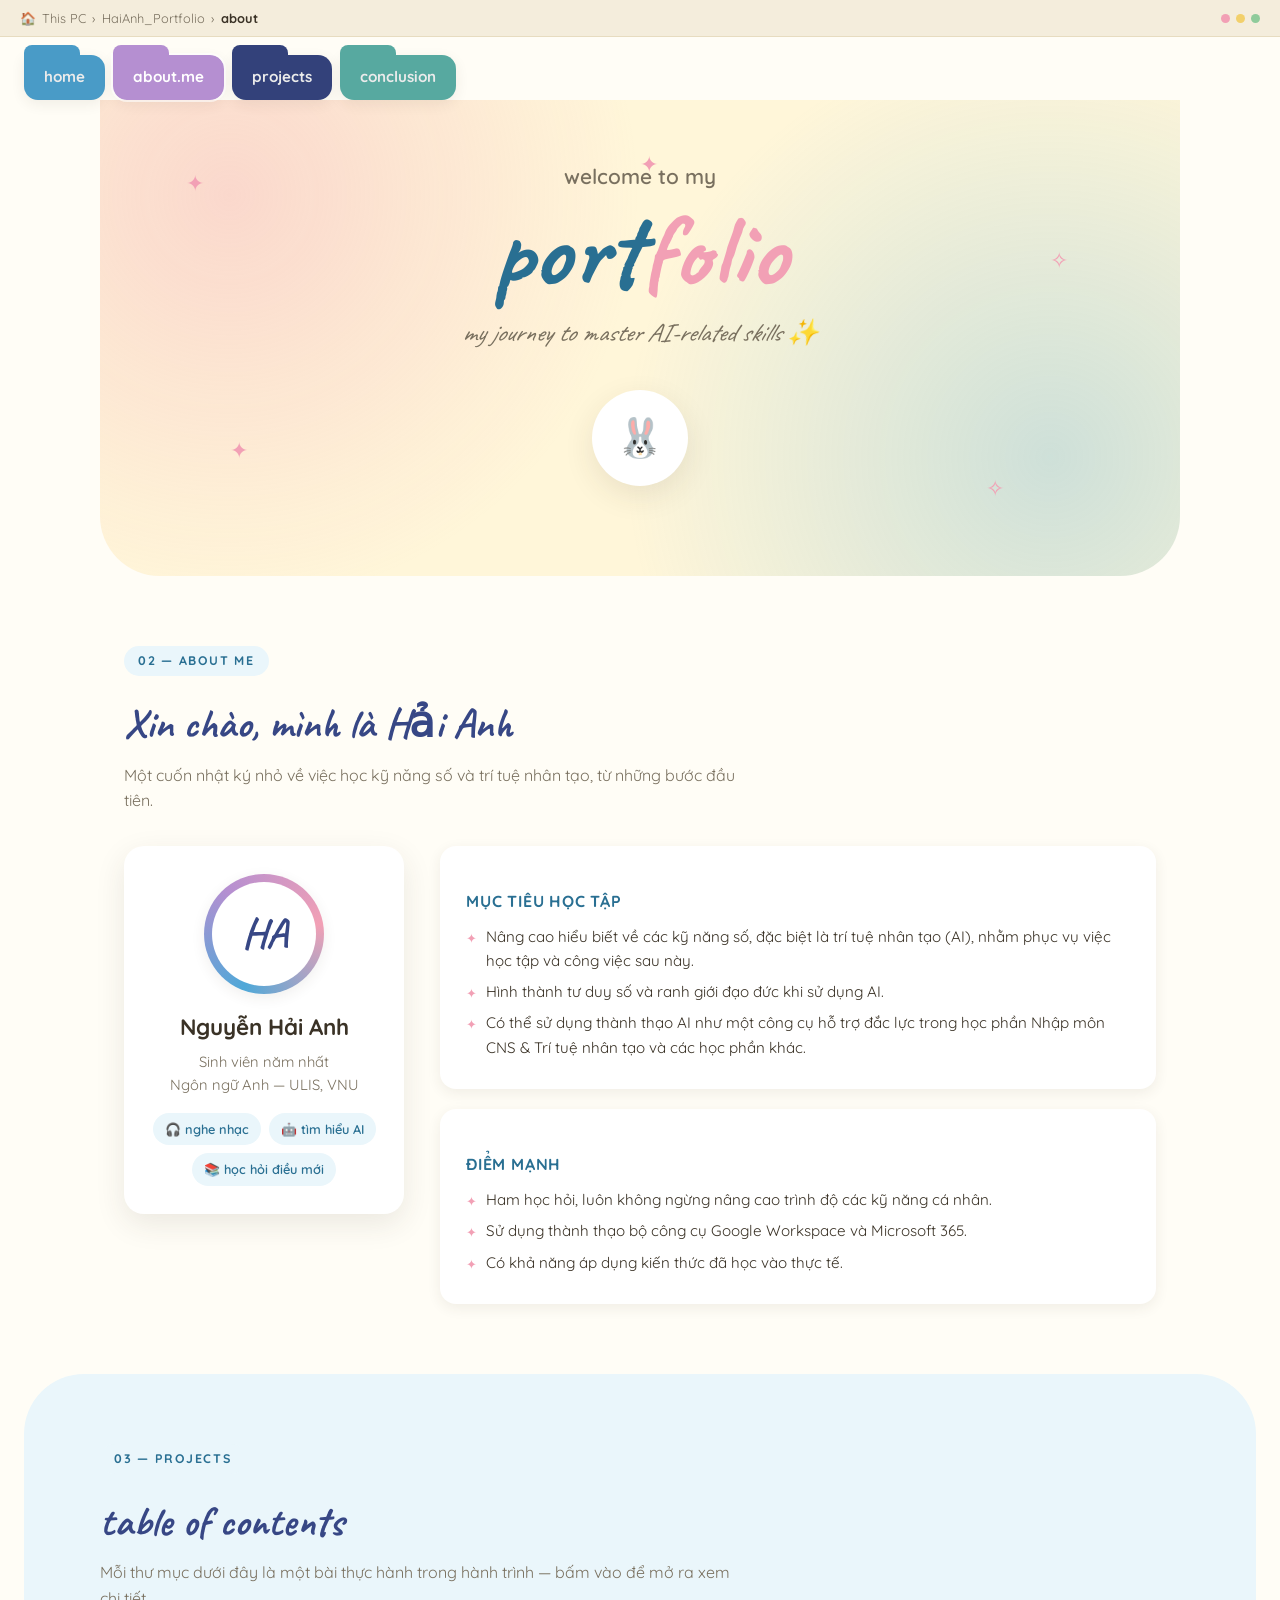
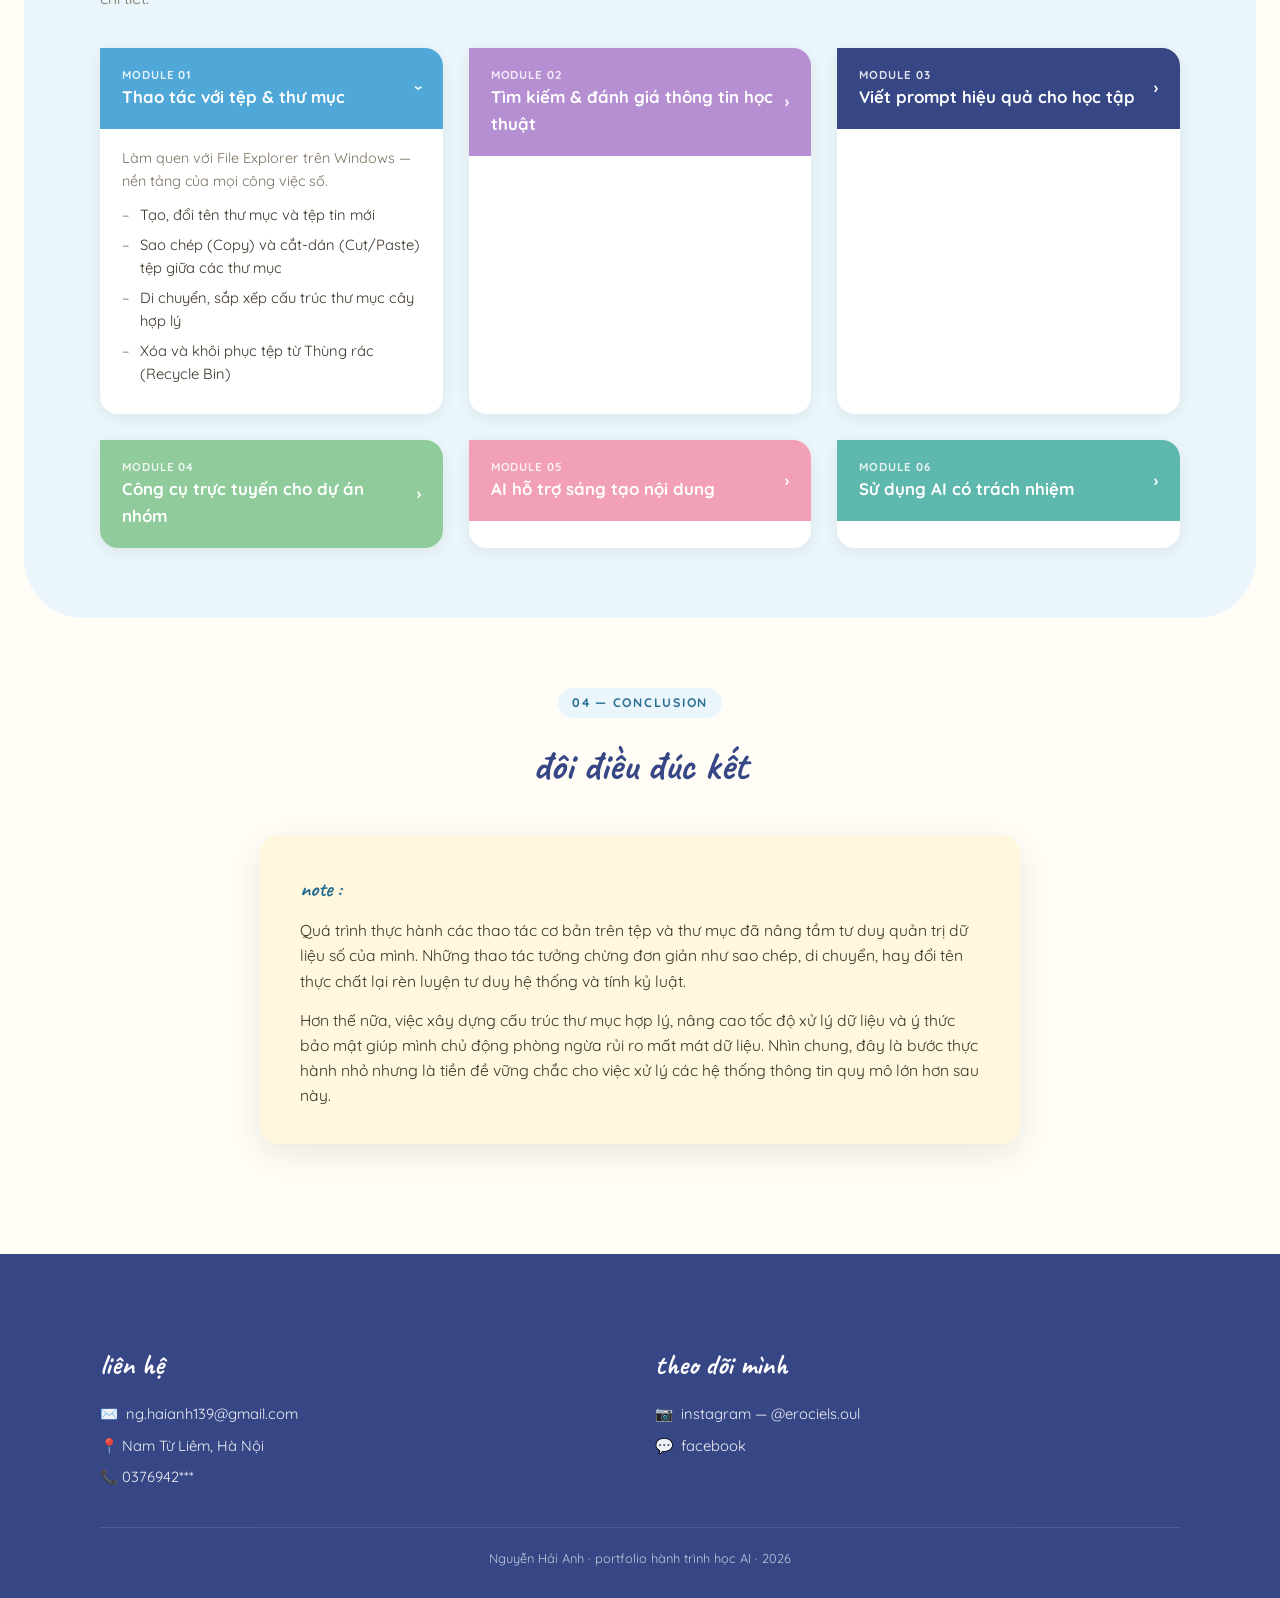
<file: fn1.html>
<!DOCTYPE html>
<html lang="vi">
<head>
<meta charset="UTF-8">
<meta name="viewport" content="width=device-width, initial-scale=1.0">
<title>Hải Anh — Portfolio</title>
<meta name="description" content="Portfolio hành trình học kỹ năng số và AI của Nguyễn Hải Anh">
<link rel="preconnect" href="https://fonts.googleapis.com">
<link rel="preconnect" href="https://fonts.gstatic.com" crossorigin>
<link href="https://fonts.googleapis.com/css2?family=Caveat:wght@500;600;700&family=Quicksand:wght@400;500;600;700&display=swap" rel="stylesheet">
<style>
  :root{
    --bg-cream:#FFF6D9;
    --bg-soft:#FFFDF6;
    --bg-blue:#EAF6FB;
    --ink:#3A3226;
    --ink-soft:#79705f;
    --blue:#4FA8D8;
    --blue-dark:#296f92;
    --pink:#F2A0B5;
    --purple:#B58FD1;
    --green:#8FCB9B;
    --navy:#374785;
    --teal:#5FB8AE;
    --card:#FFFFFF;
    --shadow: 0 10px 30px rgba(58,50,38,0.10);
    --shadow-sm: 0 4px 14px rgba(58,50,38,0.08);
    --radius: 20px;
  }

  *{box-sizing:border-box;}
  html{scroll-behavior:smooth;}
  body{
    margin:0;
    font-family:'Quicksand', sans-serif;
    color:var(--ink);
    background:var(--bg-soft);
    line-height:1.6;
  }
  h1,h2,h3{margin:0;}
  p{margin:0;}
  ul{margin:0;padding:0;list-style:none;}
  a{color:inherit;text-decoration:none;}
  img{max-width:100%;display:block;}

  /* breadcrumb bar */
  .breadcrumb{
    position:sticky; top:0; z-index:50;
    background:#F4EDDC;
    border-bottom:1px solid #E7DCC0;
    padding:8px 20px;
    display:flex; align-items:center; justify-content:space-between;
    font-size:0.8rem; color:var(--ink-soft);
  }
  .breadcrumb .path{display:flex; align-items:center; gap:6px; white-space:nowrap; overflow:hidden;}
  .breadcrumb .path b{color:var(--ink); font-weight:700;}
  .breadcrumb .dots{display:flex; gap:6px;}
  .breadcrumb .dots span{width:9px;height:9px;border-radius:50%;display:inline-block;}
  .breadcrumb .dots span:nth-child(1){background:var(--pink);}
  .breadcrumb .dots span:nth-child(2){background:#F2D06B;}
  .breadcrumb .dots span:nth-child(3){background:var(--green);}

  /* folder-tab nav */
  nav.tabs{
    position:sticky; top:33px; z-index:49;
    display:flex; gap:8px; flex-wrap:wrap;
    padding:18px 24px 0 24px;
    background:var(--bg-soft);
  }
  nav.tabs a{
    position:relative;
    display:inline-block;
    padding:10px 20px;
    font-weight:700;
    font-size:0.95rem;
    color:#fff;
    border-radius:0 14px 14px 14px;
    box-shadow:var(--shadow-sm);
    transition:transform .15s ease, box-shadow .15s ease;
  }
  nav.tabs a::before{
    content:"";
    position:absolute; top:-10px; left:0;
    width:56px; height:10px;
    background:inherit;
    border-radius:8px 8px 0 0;
  }
  nav.tabs a:hover, nav.tabs a:focus-visible{ transform:translateY(-2px); }
  nav.tabs a[data-c="home"]{background:var(--blue);}
  nav.tabs a[data-c="about"]{background:var(--purple);}
  nav.tabs a[data-c="projects"]{background:var(--navy);}
  nav.tabs a[data-c="conclusion"]{background:var(--teal);}

  section{padding:70px 24px; max-width:1080px; margin:0 auto;}

  .eyebrow{
    display:inline-block;
    font-size:0.78rem; letter-spacing:.14em; text-transform:uppercase;
    font-weight:700; color:var(--blue-dark);
    background:var(--bg-blue);
    padding:5px 14px; border-radius:999px;
    margin-bottom:14px;
  }

  /* HERO */
  #home{
    background:
      radial-gradient(circle at 12% 20%, rgba(242,160,181,.35), transparent 40%),
      radial-gradient(circle at 88% 75%, rgba(79,168,216,.28), transparent 42%),
      var(--bg-cream);
    padding-top:60px; padding-bottom:90px;
    position:relative; overflow:hidden;
    border-bottom-left-radius:60px; border-bottom-right-radius:60px;
  }
  .hero-inner{position:relative; text-align:center; z-index:2;}
  .hero-sub1{font-size:1.3rem; color:var(--ink-soft); font-weight:600;}
  .hero-title{
    font-family:'Caveat', cursive;
    font-size:clamp(3.2rem, 11vw, 6.5rem);
    color:var(--blue-dark);
    line-height:1;
    margin:6px 0 10px 0;
  }
  .hero-title span{color:var(--pink);}
  .hero-tag{
    font-family:'Caveat', cursive;
    font-size:1.6rem;
    color:var(--ink-soft);
    font-style:italic;
  }
  .star{
    position:absolute;
    color:var(--pink);
    font-size:1.4rem;
    animation:float 5s ease-in-out infinite;
  }
  @keyframes float{
    0%,100%{transform:translateY(0) rotate(0deg);}
    50%{transform:translateY(-10px) rotate(12deg);}
  }
  @media (prefers-reduced-motion: reduce){ .star{animation:none;} }

  .mascot{
    width:96px; height:96px; margin:36px auto 0 auto;
    border-radius:50%;
    background:#fff;
    box-shadow:var(--shadow);
    display:flex; align-items:center; justify-content:center;
    font-size:2.4rem;
  }

  /* ABOUT */
  #about{background:var(--bg-soft);}
  .about-grid{
    display:grid; grid-template-columns:280px 1fr; gap:36px;
    align-items:start;
  }
  @media (max-width:720px){ .about-grid{grid-template-columns:1fr;} }

  .about-card{
    background:var(--card); border-radius:var(--radius); box-shadow:var(--shadow);
    padding:28px; text-align:center;
  }
  .avatar{
    width:120px; height:120px; border-radius:50%; margin:0 auto 16px auto;
    background:conic-gradient(from 200deg, var(--blue), var(--purple), var(--pink), var(--blue));
    display:flex; align-items:center; justify-content:center;
    box-shadow:var(--shadow-sm);
  }
  .avatar span{
    width:104px; height:104px; border-radius:50%; background:#fff;
    display:flex; align-items:center; justify-content:center;
    font-family:'Caveat', cursive; font-size:2.6rem; color:var(--navy); font-weight:700;
  }
  .about-card h3{font-size:1.4rem;}
  .about-card .role{color:var(--ink-soft); font-size:0.92rem; margin-top:4px;}
  .chip-row{display:flex; flex-wrap:wrap; gap:8px; justify-content:center; margin-top:16px;}
  .chip{
    background:var(--bg-blue); color:var(--blue-dark); font-weight:600;
    font-size:0.8rem; padding:6px 12px; border-radius:999px;
  }

  .info-blocks{display:grid; gap:20px;}
  .info-card{
    background:var(--card); border-radius:16px; box-shadow:var(--shadow-sm);
    padding:22px 26px;
  }
  .info-card h4{
    font-size:1rem; text-transform:uppercase; letter-spacing:.05em;
    color:var(--blue-dark); margin-bottom:10px; font-weight:700;
  }
  .info-card ul li{
    position:relative; padding-left:20px; margin:7px 0; color:var(--ink); font-size:0.95rem;
  }
  .info-card ul li::before{
    content:"✦"; position:absolute; left:0; color:var(--pink); font-size:0.8rem; top:3px;
  }

  /* PROJECTS */
  #projects{background:var(--bg-blue); border-radius:60px; margin:0 24px; max-width:none; width:auto;}
  #projects .inner{max-width:1080px; margin:0 auto;}
  .folder-grid{display:grid; grid-template-columns:repeat(auto-fit,minmax(280px,1fr)); gap:26px; margin-top:36px;}

  details.folder-card{
    background:var(--card);
    border-radius:0 18px 18px 18px;
    box-shadow:var(--shadow-sm);
    overflow:hidden;
  }
  details.folder-card summary{
    list-style:none; cursor:pointer;
    padding:18px 22px;
    color:#fff; font-weight:700;
    position:relative;
    display:flex; align-items:center; justify-content:space-between; gap:10px;
  }
  details.folder-card summary::-webkit-details-marker{display:none;}
  details.folder-card summary::before{
    content:""; position:absolute; top:-12px; left:0;
    width:64px; height:12px; background:inherit; border-radius:8px 8px 0 0;
  }
  details.folder-card summary .tag{
    font-size:0.72rem; text-transform:uppercase; letter-spacing:.08em; opacity:.85; display:block; font-weight:700;
  }
  details.folder-card summary .name{font-size:1.05rem; font-weight:700;}
  details.folder-card summary .chevron{transition:transform .2s ease; font-size:1rem;}
  details[open] summary .chevron{transform:rotate(90deg);}

  details.folder-card .content{padding:18px 22px 22px 22px;}
  details.folder-card .content p{color:var(--ink-soft); font-size:0.9rem; margin-bottom:10px;}
  details.folder-card .content ul li{
    position:relative; padding-left:18px; margin:6px 0; font-size:0.92rem;
  }
  details.folder-card .content ul li::before{
    content:"–"; position:absolute; left:0; color:var(--ink-soft);
  }

  .c1 summary{background:var(--blue);}
  .c2 summary{background:var(--purple);}
  .c3 summary{background:var(--navy);}
  .c4 summary{background:var(--green);}
  .c5 summary{background:var(--pink);}
  .c6 summary{background:var(--teal);}

  /* CONCLUSION */
  #conclusion{background:var(--bg-soft);}
  .note{
    background:#FFF7DE;
    border-radius:18px;
    box-shadow:var(--shadow);
    padding:36px 40px;
    position:relative;
    max-width:760px;
    margin:36px auto 0 auto;
  }
  .note::before{
    content:"note :"; font-family:'Caveat', cursive; font-size:1.4rem; font-weight:700;
    color:var(--blue-dark); display:block; margin-bottom:12px;
  }
  .note p{font-size:0.98rem; color:var(--ink);}
  .note p + p{margin-top:14px;}

  /* FOOTER */
  footer{
    background:var(--navy); color:#fff; padding:50px 24px 30px 24px; margin-top:40px;
  }
  .footer-inner{max-width:1080px; margin:0 auto; display:grid; grid-template-columns:1fr 1fr; gap:30px;}
  @media (max-width:640px){ .footer-inner{grid-template-columns:1fr;} }
  footer h4{font-family:'Caveat', cursive; font-size:1.8rem; margin-bottom:14px;}
  footer ul li{margin:8px 0; font-size:0.92rem; opacity:.92; display:flex; gap:8px; align-items:center;}
  footer a:hover{text-decoration:underline;}
  .foot-bottom{
    max-width:1080px; margin:30px auto 0 auto; padding-top:20px;
    border-top:1px solid rgba(255,255,255,.15);
    font-size:0.8rem; opacity:.7; text-align:center;
  }

  .section-head{max-width:640px;}
  .section-head h2{font-family:'Caveat', cursive; font-size:2.6rem; color:var(--navy); margin-bottom:6px;}
  .section-head p{color:var(--ink-soft); font-size:1rem;}
</style>
</head>
<body>

<div class="breadcrumb">
  <div class="path">🏠 <span>This PC</span> › <span>HaiAnh_Portfolio</span> › <b id="crumb-current">home</b></div>
  <div class="dots"><span></span><span></span><span></span></div>
</div>

<nav class="tabs">
  <a href="#home" data-c="home">home</a>
  <a href="#about" data-c="about">about.me</a>
  <a href="#projects" data-c="projects">projects</a>
  <a href="#conclusion" data-c="conclusion">conclusion</a>
</nav>

<section id="home">
  <span class="star" style="top:14%; left:8%;">✦</span>
  <span class="star" style="top:30%; left:88%; animation-delay:1s;">✧</span>
  <span class="star" style="top:70%; left:12%; animation-delay:2s;">✦</span>
  <span class="star" style="top:78%; left:82%; animation-delay:1.4s;">✧</span>
  <span class="star" style="top:10%; left:50%; animation-delay:.6s;">✦</span>

  <div class="hero-inner">
    <p class="hero-sub1">welcome to my</p>
    <h1 class="hero-title">port<span>folio</span></h1>
    <p class="hero-tag">my journey to master AI-related skills ✨</p>
    <div class="mascot" aria-hidden="true">🐰</div>
  </div>
</section>

<section id="about">
  <div class="section-head">
    <span class="eyebrow">02 — about me</span>
    <h2>Xin chào, mình là Hải Anh</h2>
    <p>Một cuốn nhật ký nhỏ về việc học kỹ năng số và trí tuệ nhân tạo, từ những bước đầu tiên.</p>
  </div>

  <div class="about-grid" style="margin-top:32px;">
    <div class="about-card">
      <div class="avatar"><span>HA</span></div>
      <h3>Nguyễn Hải Anh</h3>
      <p class="role">Sinh viên năm nhất<br>Ngôn ngữ Anh — ULIS, VNU</p>
      <div class="chip-row">
        <span class="chip">🎧 nghe nhạc</span>
        <span class="chip">🤖 tìm hiểu AI</span>
        <span class="chip">📚 học hỏi điều mới</span>
      </div>
    </div>

    <div class="info-blocks">
      <div class="info-card">
        <h4>Mục tiêu học tập</h4>
        <ul>
          <li>Nâng cao hiểu biết về các kỹ năng số, đặc biệt là trí tuệ nhân tạo (AI), nhằm phục vụ việc học tập và công việc sau này.</li>
          <li>Hình thành tư duy số và ranh giới đạo đức khi sử dụng AI.</li>
          <li>Có thể sử dụng thành thạo AI như một công cụ hỗ trợ đắc lực trong học phần Nhập môn CNS &amp; Trí tuệ nhân tạo và các học phần khác.</li>
        </ul>
      </div>
      <div class="info-card">
        <h4>Điểm mạnh</h4>
        <ul>
          <li>Ham học hỏi, luôn không ngừng nâng cao trình độ các kỹ năng cá nhân.</li>
          <li>Sử dụng thành thạo bộ công cụ Google Workspace và Microsoft 365.</li>
          <li>Có khả năng áp dụng kiến thức đã học vào thực tế.</li>
        </ul>
      </div>
    </div>
  </div>
</section>

<section id="projects">
  <div class="inner">
    <div class="section-head">
      <span class="eyebrow">03 — projects</span>
      <h2>table of contents</h2>
      <p>Mỗi thư mục dưới đây là một bài thực hành trong hành trình — bấm vào để mở ra xem chi tiết.</p>
    </div>

    <div class="folder-grid">

      <details class="folder-card c1" open>
        <summary>
          <span><span class="tag">module 01</span><span class="name">Thao tác với tệp &amp; thư mục</span></span>
          <span class="chevron">›</span>
        </summary>
        <div class="content">
          <p>Làm quen với File Explorer trên Windows — nền tảng của mọi công việc số.</p>
          <ul>
            <li>Tạo, đổi tên thư mục và tệp tin mới</li>
            <li>Sao chép (Copy) và cắt-dán (Cut/Paste) tệp giữa các thư mục</li>
            <li>Di chuyển, sắp xếp cấu trúc thư mục cây hợp lý</li>
            <li>Xóa và khôi phục tệp từ Thùng rác (Recycle Bin)</li>
          </ul>
        </div>
      </details>

      <details class="folder-card c2">
        <summary>
          <span><span class="tag">module 02</span><span class="name">Tìm kiếm &amp; đánh giá thông tin học thuật</span></span>
          <span class="chevron">›</span>
        </summary>
        <div class="content">
          <p>Rèn kỹ năng tra cứu và chọn lọc nguồn tin đáng tin cậy phục vụ học tập.</p>
          <ul>
            <li>Xác định từ khóa tìm kiếm hiệu quả</li>
            <li>Đánh giá độ tin cậy và tính cập nhật của nguồn</li>
            <li>Tổng hợp thông tin thành nội dung của riêng mình</li>
          </ul>
        </div>
      </details>

      <details class="folder-card c3">
        <summary>
          <span><span class="tag">module 03</span><span class="name">Viết prompt hiệu quả cho học tập</span></span>
          <span class="chevron">›</span>
        </summary>
        <div class="content">
          <p>So sánh và sử dụng các công cụ AI hỗ trợ viết và học tập.</p>
          <ul>
            <li>Thực hành đặt prompt rõ ràng, có ngữ cảnh cho ChatGPT, Gemini</li>
            <li>So sánh Grammarly, Quillbot, Writefull, ChatGPT trên cùng một bài viết</li>
            <li>Kết hợp Trello và Notion để tổ chức tác vụ học tập</li>
          </ul>
        </div>
      </details>

      <details class="folder-card c4">
        <summary>
          <span><span class="tag">module 04</span><span class="name">Công cụ trực tuyến cho dự án nhóm</span></span>
          <span class="chevron">›</span>
        </summary>
        <div class="content">
          <p>Vận hành một dự án nhóm thực tế — video CNS 21/6 — bằng bộ công cụ cộng tác.</p>
          <ul>
            <li><b>Google Docs</b> — soạn thảo và góp ý nội dung cùng lúc</li>
            <li><b>Google Drive</b> — lưu trữ, phân loại và chia sẻ tài liệu nhóm</li>
            <li><b>Zalo</b> — trao đổi tiến độ, phân công nhiệm vụ hằng ngày</li>
            <li><b>Trello</b> — theo dõi trạng thái công việc: cần làm / đang làm / hoàn thành</li>
          </ul>
        </div>
      </details>

      <details class="folder-card c5">
        <summary>
          <span><span class="tag">module 05</span><span class="name">AI hỗ trợ sáng tạo nội dung</span></span>
          <span class="chevron">›</span>
        </summary>
        <div class="content">
          <p>Biến ý tưởng thành hình ảnh và slide trình bày bằng AI tạo sinh.</p>
          <ul>
            <li>Viết prompt cho ChatGPT / DALL·E để tạo infographic minh họa</li>
            <li>Dùng Canva AI dựng thiết kế sản phẩm từ dàn ý nội dung</li>
            <li>Tinh chỉnh phong cách, bố cục để phù hợp mục đích trình bày</li>
          </ul>
        </div>
      </details>

      <details class="folder-card c6">
        <summary>
          <span><span class="tag">module 06</span><span class="name">Sử dụng AI có trách nhiệm</span></span>
          <span class="chevron">›</span>
        </summary>
        <div class="content">
          <p>Phân tích chiến lược PESTEL của Highlands Coffee cùng AI, qua ba lượt prompt: khởi tạo → phát triển → phản biện — đồng thời đúc kết 6 nguyên tắc đạo đức khi dùng AI trong học thuật.</p>
          <ul>
            <li><b>Cơ trưởng</b> — người ra quyết định cuối cùng luôn là mình</li>
            <li><b>Thẩm định độc lập</b> — luôn kiểm chứng lại thông tin AI đưa ra</li>
            <li><b>Sàng lọc tư duy</b> — dùng AI để gợi mở, không để thay tư duy</li>
            <li><b>Bản sắc cá nhân</b> — giữ giọng văn và quan điểm của riêng mình</li>
            <li><b>Ranh giới học thuật</b> — tuân thủ quy định sử dụng AI của nhà trường</li>
            <li><b>Lá chắn dữ liệu</b> — không đưa thông tin cá nhân/nhạy cảm vào AI</li>
          </ul>
        </div>
      </details>

    </div>
  </div>
</section>

<section id="conclusion">
  <div class="section-head" style="margin:0 auto; text-align:center;">
    <span class="eyebrow">04 — conclusion</span>
    <h2>đôi điều đúc kết</h2>
  </div>

  <div class="note">
    <p>Quá trình thực hành các thao tác cơ bản trên tệp và thư mục đã nâng tầm tư duy quản trị dữ liệu số của mình. Những thao tác tưởng chừng đơn giản như sao chép, di chuyển, hay đổi tên thực chất lại rèn luyện tư duy hệ thống và tính kỷ luật.</p>
    <p>Hơn thế nữa, việc xây dựng cấu trúc thư mục hợp lý, nâng cao tốc độ xử lý dữ liệu và ý thức bảo mật giúp mình chủ động phòng ngừa rủi ro mất mát dữ liệu. Nhìn chung, đây là bước thực hành nhỏ nhưng là tiền đề vững chắc cho việc xử lý các hệ thống thông tin quy mô lớn hơn sau này.</p>
  </div>
</section>

<footer>
  <div class="footer-inner">
    <div>
      <h4>liên hệ</h4>
      <ul>
        <li>✉️ <a href="mailto:ng.haianh139@gmail.com">ng.haianh139@gmail.com</a></li>
        <li>📍 Nam Từ Liêm, Hà Nội</li>
        <li>📞 0376942***</li>
      </ul>
    </div>
    <div>
      <h4>theo dõi mình</h4>
      <ul>
        <li>📷 <a href="https://www.instagram.com/erociels.oul/" target="_blank" rel="noopener">instagram — @erociels.oul</a></li>
        <li>💬 <a href="https://www.facebook.com/qyeonqui?locale=vi_VN" target="_blank" rel="noopener">facebook</a></li>
      </ul>
    </div>
  </div>
  <div class="foot-bottom">Nguyễn Hải Anh · portfolio hành trình học AI · 2026</div>
</footer>

<script>
  const sections = document.querySelectorAll('section[id]');
  const crumb = document.getElementById('crumb-current');
  const tabs = document.querySelectorAll('nav.tabs a');

  const io = new IntersectionObserver((entries)=>{
    entries.forEach(entry=>{
      if(entry.isIntersecting){
        const id = entry.target.id;
        crumb.textContent = id;
        tabs.forEach(t=>{
          t.style.filter = t.dataset.c === id ? 'brightness(1)' : 'brightness(0.92)';
          t.style.outline = t.dataset.c === id ? '2px solid rgba(255,255,255,.6)' : 'none';
        });
      }
    });
  }, {threshold:0.4});

  sections.forEach(s=>io.observe(s));

  document.querySelectorAll('details.folder-card').forEach(d=>{
    d.addEventListener('toggle', ()=>{
      if(d.open){
        document.querySelectorAll('details.folder-card').forEach(other=>{
          if(other!==d) other.open = false;
        });
      }
    });
  });
</script>

</body>
</html>
</file>
